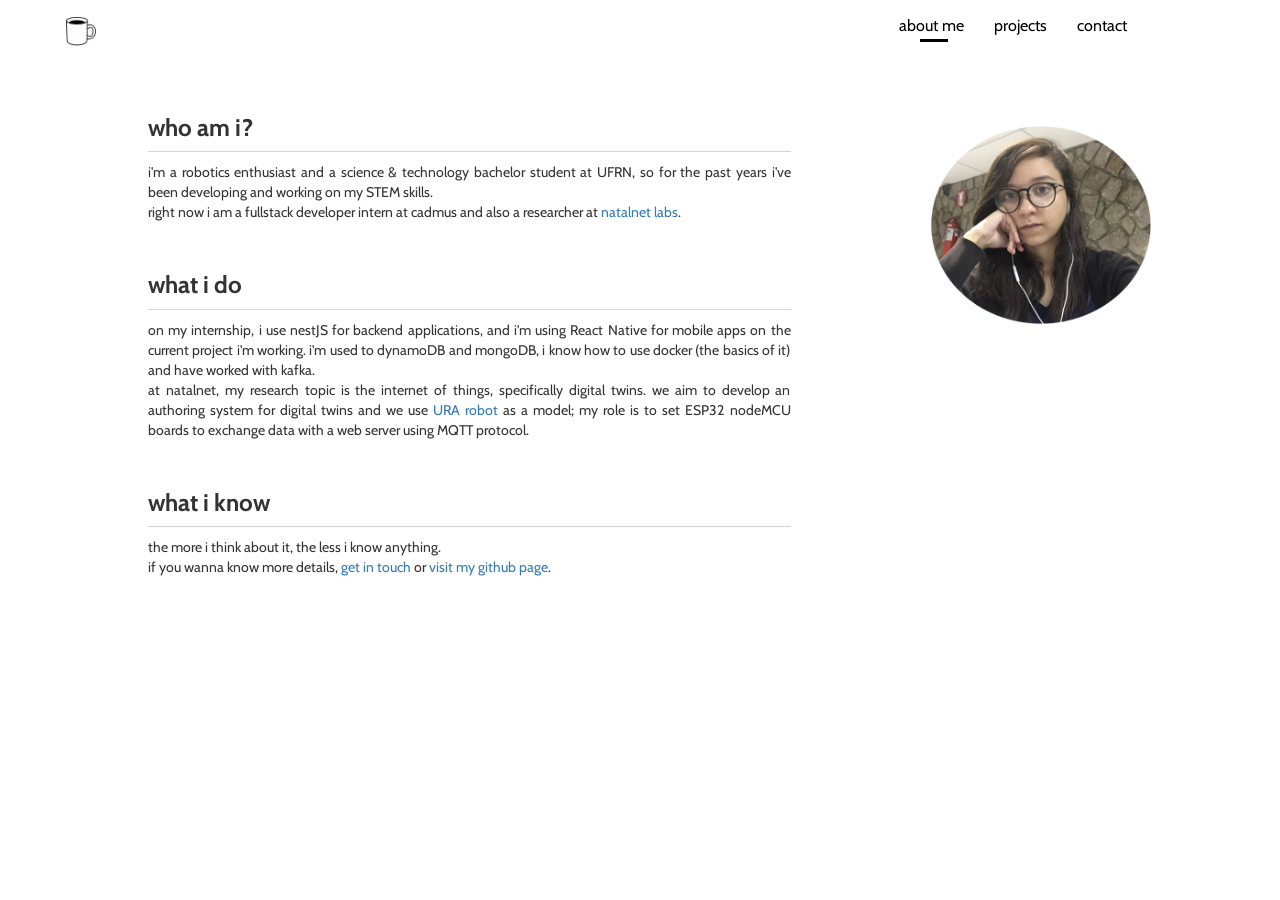
<file: index.html>
<!DOCTYPE html>

<html lang="en">

<head>
    <title>about me | brenda calado</title>
    <meta charset="UTF-8">
    <meta name="viewport" content="width=device-width, initial-scale=1">
    <link rel="shortcut icon" href="[data-uri]">
    <link rel="stylesheet" href="https://maxcdn.bootstrapcdn.com/bootstrap/3.3.7/css/bootstrap.min.css">
    <link href='https://fonts.googleapis.com/css?family=Cabin' rel='stylesheet'>
    <link rel="stylesheet" type="text/css" href="main.css">
</head>

<body>
    <nav class="navbar">
        <div class="container-fluid">
            <div class="navbar-header">
                <a href="#" class="navbar-brand">
                    <img src="nav-icon.png" width="30" height="30">
                </a>
            </div>
            <ul class="nav navbar-nav navbar-right bg1">
                <li><a class="u-s" href="index.html">about me</a></li>
                <li><a href="https://github.com/brendacq" target="_blank">projects</a></li>
                <!--<li><a href="tutorials.html">tutorials</a></li>-->
                <li><a href="contact.html">contact</a></li>
            </ul>
        </div>
    </nav>
    <div class="container">
        <div class="row">
            <div class="col-sm-7">
                <h3>who am i?</h3>
                <p>
                    i'm a robotics enthusiast and a science & technology bachelor student at UFRN, so for the past years i've been developing and working on my STEM skills. <br>
                    right now i am a fullstack developer intern at cadmus and also a researcher at <a href="http://www.natalnet.br/home/">natalnet labs</a>.
                </p>
                <br>
                <h3>what i do</h3>
                <p>
                    on my internship, i use nestJS for backend applications, and i'm using React Native for mobile apps on the current project i'm working. i'm used to dynamoDB and mongoDB,
                    i know how to use docker (the basics of it) and have worked with kafka. <br>
                    at natalnet, my research topic is the internet of things, specifically digital twins. we aim to develop an authoring system for digital twins and we use 
                    <a href="https://github.com/Natalnet/ura3d">URA robot</a> as a model; my role is to set ESP32 nodeMCU boards to exchange data with a web server using MQTT protocol.
                </p>
                <br>
                <h3>what i know</h3>
                <p>
                    the more i think about it, the less i know anything. <br>
                    if you wanna know more details, <a href="contact.html">get in touch</a> or <a href="https://github.com/brendacq" target="_blank">visit my github page</a>.
                </p>
            </div>
            <div class="col-sm-4 text-center">
                <img src="me.png" width="220" height="200" id="selfie">
            </div>
            <!--<div class="col-sm-4 text-center">
                <div id="likes">
                    <h4>what i like</h4>
                    <p>
                        
                    </p>
                </div>
            </div>-->
        </div>
    </div>

    <script src="https://ajax.googleapis.com/ajax/libs/jquery/3.3.1/jquery.min.js"></script>
    <script src="https://maxcdn.bootstrapcdn.com/bootstrap/3.3.7/js/bootstrap.min.js"></script>
    <script src="navhl-script.js"></script>
</body>

</html>
</file>
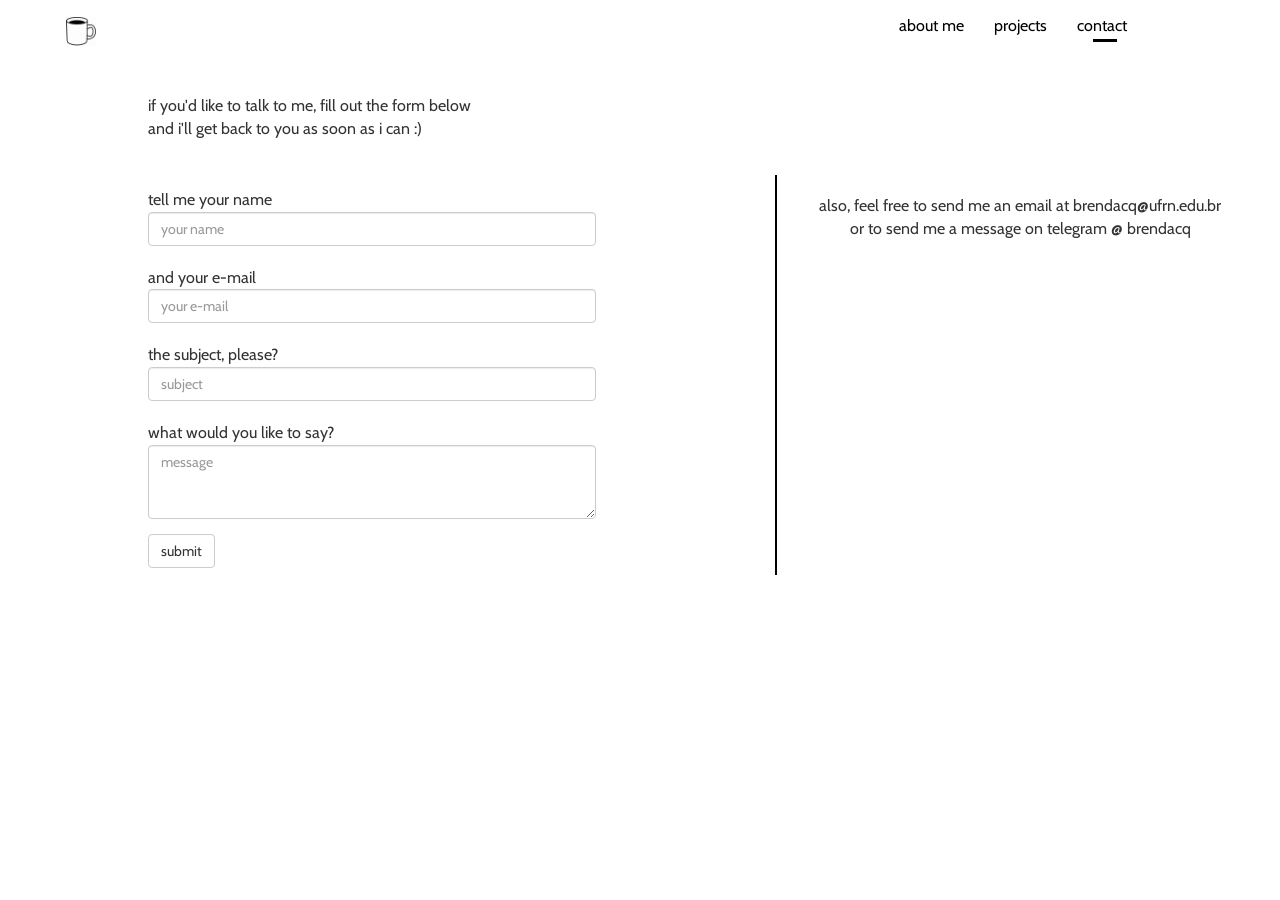
<file: contact.html>
<!DOCTYPE html>
<html lang="en">

<head>
    <title>contact | brenda calado</title>
    <meta charset="UTF-8">
    <meta name="viewport" content="width=device-width, initial-scale=1">
    <link rel="shortcut icon" href="[data-uri]">
    <link rel="stylesheet" href="https://maxcdn.bootstrapcdn.com/bootstrap/3.3.7/css/bootstrap.min.css">
    <link href='https://fonts.googleapis.com/css?family=Cabin' rel='stylesheet'>
    <link rel="stylesheet" type="text/css" href="main.css">
</head>

<body>
    <nav class="navbar">
        <div class="container-fluid">
            <div class="navbar-header">
                <a href="#" class="navbar-brand">
                    <img src="nav-icon.png" width="30" height="30">
                </a>
            </div>
            <ul class="nav navbar-nav navbar-right bg1">
                <li><a href="index.html">about me</a></li>
                <li><a href="https://github.com/brendacq" target="_blank">projects</a></li>
                <li><a class="u-s" href="contact.html">contact</a></li>
            </ul>
        </div>
    </nav>

    <div class="container">
        <div class="row">
            <div class="col-sm-5">
                <p class="fnt-wght">
                    if you'd like to talk to me, fill out the form below<br> and i'll get back to you as soon as i can :)
                </p><br>
                <form id="form" action="https://formspree.io/breeeendaqn@gmail.com" method="POST" />
                    <div class="form-group">
                        <p class="control-label" for="name">tell me your name</label>
                            <input type="text" class="form-control" placeholder="your name" name="name" required>
                    </div>
                    <div class="form-group">
                        <p class="control-label" for="email">and your e-mail</label>
                            <input type="email" class="form-control" placeholder="your e-mail" name="email" required>
                    </div>
                    <!--<div class="form-group">
                        <p class="control-label" for="cellphone">... or cellphone</label>
                            <input type="mobile" class="form-control" placeholder="cellphone" name="cell">
                    </div>-->
                    <div class="form-group">
                        <p class="control-label" for="subject">the subject, please?</label>
                            <input type="text" class="form-control" placeholder="subject" name="subject" required>
                    </div>
                    <div class="form-group">
                        <p class="control-label" for="message">what would you like to say?</label>
                            <textarea rows="3" class="form-control" placeholder="message" name="msg" required></textarea>
                    </div>
                    <button value="Send" type="submit" class="btn btn-default bg2">submit</button>
                </form>
            </div>
            <div class="col-sm-5 text-center" id="info">
                <p class="fnt-wght txt-alg-ctr">
                    also, feel free to send me an email at brendacq@ufrn.edu.br <br> or to send me a message on telegram @ brendacq
                </p>
            </div>
        </div>

    </div>

    <script src="https://ajax.googleapis.com/ajax/libs/jquery/3.3.1/jquery.min.js"></script>
    <script src="https://maxcdn.bootstrapcdn.com/bootstrap/3.3.7/js/bootstrap.min.js"></script>
    <script src="navhl-script.js"></script>
</body>

</html>
</file>
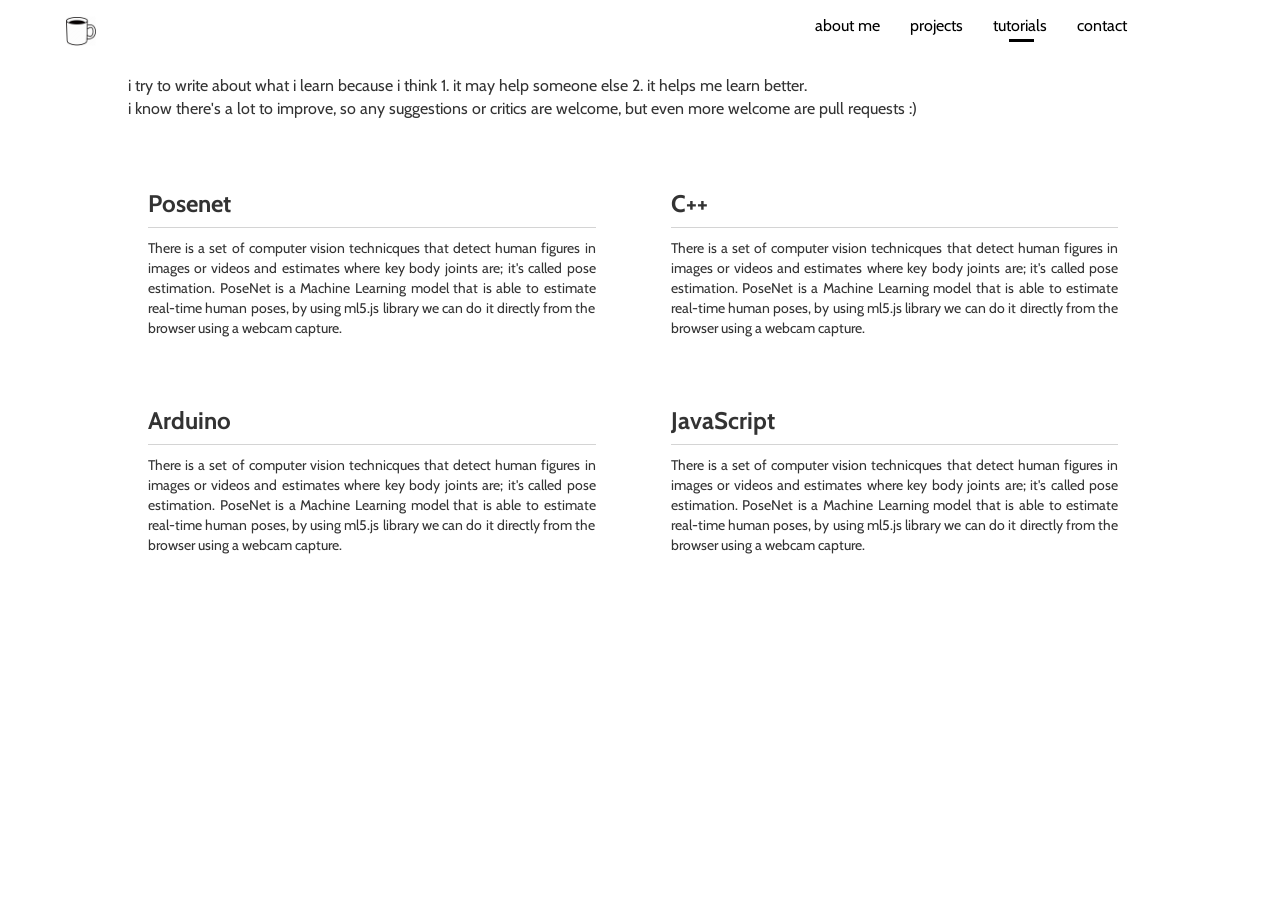
<file: tutorials.html>
<!DOCTYPE html>
<html lang="en">
  <head>
    <title>tutorials | brenda calado</title>
    <meta charset="UTF-8" />
    <meta name="viewport" content="width=devide-width, initial-scale=1" />
    <link
      rel="shortcut icon"
      href="[data-uri]"
    />
    <link
      rel="stylesheet"
      href="https://maxcdn.bootstrapcdn.com/bootstrap/3.3.7/css/bootstrap.min.css"
    />
    <script src="https://ajax.googleapis.com/ajax/libs/jquery/3.3.1/jquery.min.js"></script>
    <script src="https://maxcdn.bootstrapcdn.com/bootstrap/3.3.7/js/bootstrap.min.js"></script>
    <link
      href="https://fonts.googleapis.com/css?family=Cabin"
      rel="stylesheet"
    />
    <link rel="stylesheet" type="text/css" href="main.css" />
  </head>

  <body>
    <nav class="navbar">
      <div class="container-fluid">
        <div class="navbar-header">
          <a href="#" class="navbar-brand">
            <img src="nav-icon.png" width="30" height="30" />
          </a>
        </div>
        <ul class="nav navbar-nav navbar-right bg1">
          <li><a href="index.html">about me</a></li>
          <li><a href="projects.html">projects</a></li>
          <li><a class="u-s" href="tutorials.html">tutorials</a></li>
          <li><a href="contact.html">contact</a></li>
        </ul>
      </div>
    </nav>
    <div class="container">
      <div class="row">
        <p class="fnt-wght">
          i try to write about what i learn because i think 1. it may help
          someone else 2. it helps me learn better. <br>
          i know there's a lot to improve, so any suggestions or critics are
          welcome, but even more welcome are pull requests :) <br>
        </p>
        <br>
      </div>
      <div class="row">
        <div class="col-sm-5">
          <h3>Posenet</h3>
          <p>
            There is a set of computer vision technicques that detect human
            figures in images or videos and estimates where key body joints are;
            it's called pose estimation. PoseNet is a Machine Learning model
            that is able to estimate real-time human poses, by using ml5.js
            library we can do it directly from the browser using a webcam
            capture.
          </p>
        </div>
        <div class="col-sm-5">
          <h3>C++</h3>
          <p>
            There is a set of computer vision technicques that detect human
            figures in images or videos and estimates where key body joints are;
            it's called pose estimation. PoseNet is a Machine Learning model
            that is able to estimate real-time human poses, by using ml5.js
            library we can do it directly from the browser using a webcam
            capture.
          </p>
        </div>
      </div>
      <div class="row">
        <div class="col-sm-5">
          <h3>Arduino</h3>
          <p>
            There is a set of computer vision technicques that detect human
            figures in images or videos and estimates where key body joints are;
            it's called pose estimation. PoseNet is a Machine Learning model
            that is able to estimate real-time human poses, by using ml5.js
            library we can do it directly from the browser using a webcam
            capture.
          </p>
        </div>
        <div class="col-sm-5">
            <h3>JavaScript</h3>
            <p>
              There is a set of computer vision technicques that detect human
              figures in images or videos and estimates where key body joints are;
              it's called pose estimation. PoseNet is a Machine Learning model
              that is able to estimate real-time human poses, by using ml5.js
              library we can do it directly from the browser using a webcam
              capture.
            </p>
          </div>
        </div>
      </div>
    </div>
    <script src="navhl-script.js"></script>
  </body>
</html>
</file>
<file: main.css>
body {
    background-color: white;
    font-family: 'cabin';
    margin: 0;
    padding: 0;
}

ul {
    padding-right: 11%;
}

li a {
    font-size: 16px;
    color: black;
}

ul a:link{
    background-color: white;
}

ul.bg1 a:visited{
    background-color: white;
    color: black;
}

ul.bg1 a:hover {
    background-color: white;
    color: black;
    font-size: 17px;
}

a.active {
    border-bottom: 2px solid black;
}

a:link {
    text-decoration: none;
}

a:visited {
    text-decoration: none;
}

a:hover {
    text-decoration: none;
}

a:active {
    text-decoration: none;
}

h3 {
    font-weight: 900;
    padding-bottom: 10px;
    border-bottom: 1px solid #d4d4d4;
}

h4 {
    font-weight: 900;
}

p {
    text-align: justify;
}

.container {
    margin-left: 10%;
}

#likes {
    float: right;
    padding: 7% 2%;
    border: 2px solid #d4d4d4;
}

* {
    box-sizing: border-box;
}

.row::after {
    content: "";
    clear: both;
    display: table;
}

[class*="col-sm"] {
    float: left;
    padding: 20px;
    margin-right: 3%;
}

form {
    font-size: 16px;
    padding-top: 12px;
}

.form-group {
    padding-top: 6px;
}

.form-control:focus {
    border-top: 0;
    border-left: 0;
    border-color: black;
    box-shadow: inset 0 1px 1px 0 rgb(0, 0, 0), 0 0 8px rgba(0, 0, 0, 0.75);
}

#info {
    margin-top: 100px;
    float: right;
    border-left: 2px solid black;
    height: 400px;
}

.fnt-wght {
    font-size: 16px;
}

.txt-alg-ctr {
    text-align: center;
}

.navbar-brand {
    padding-left: 65px;
}

#selfie {
    margin-top: 30px;
}

button.bg2:hover {
    background-color: white;
    border-color: black;
    box-shadow: 0 0 8px rgba(80, 80, 80, 0.75);
}
</file>
